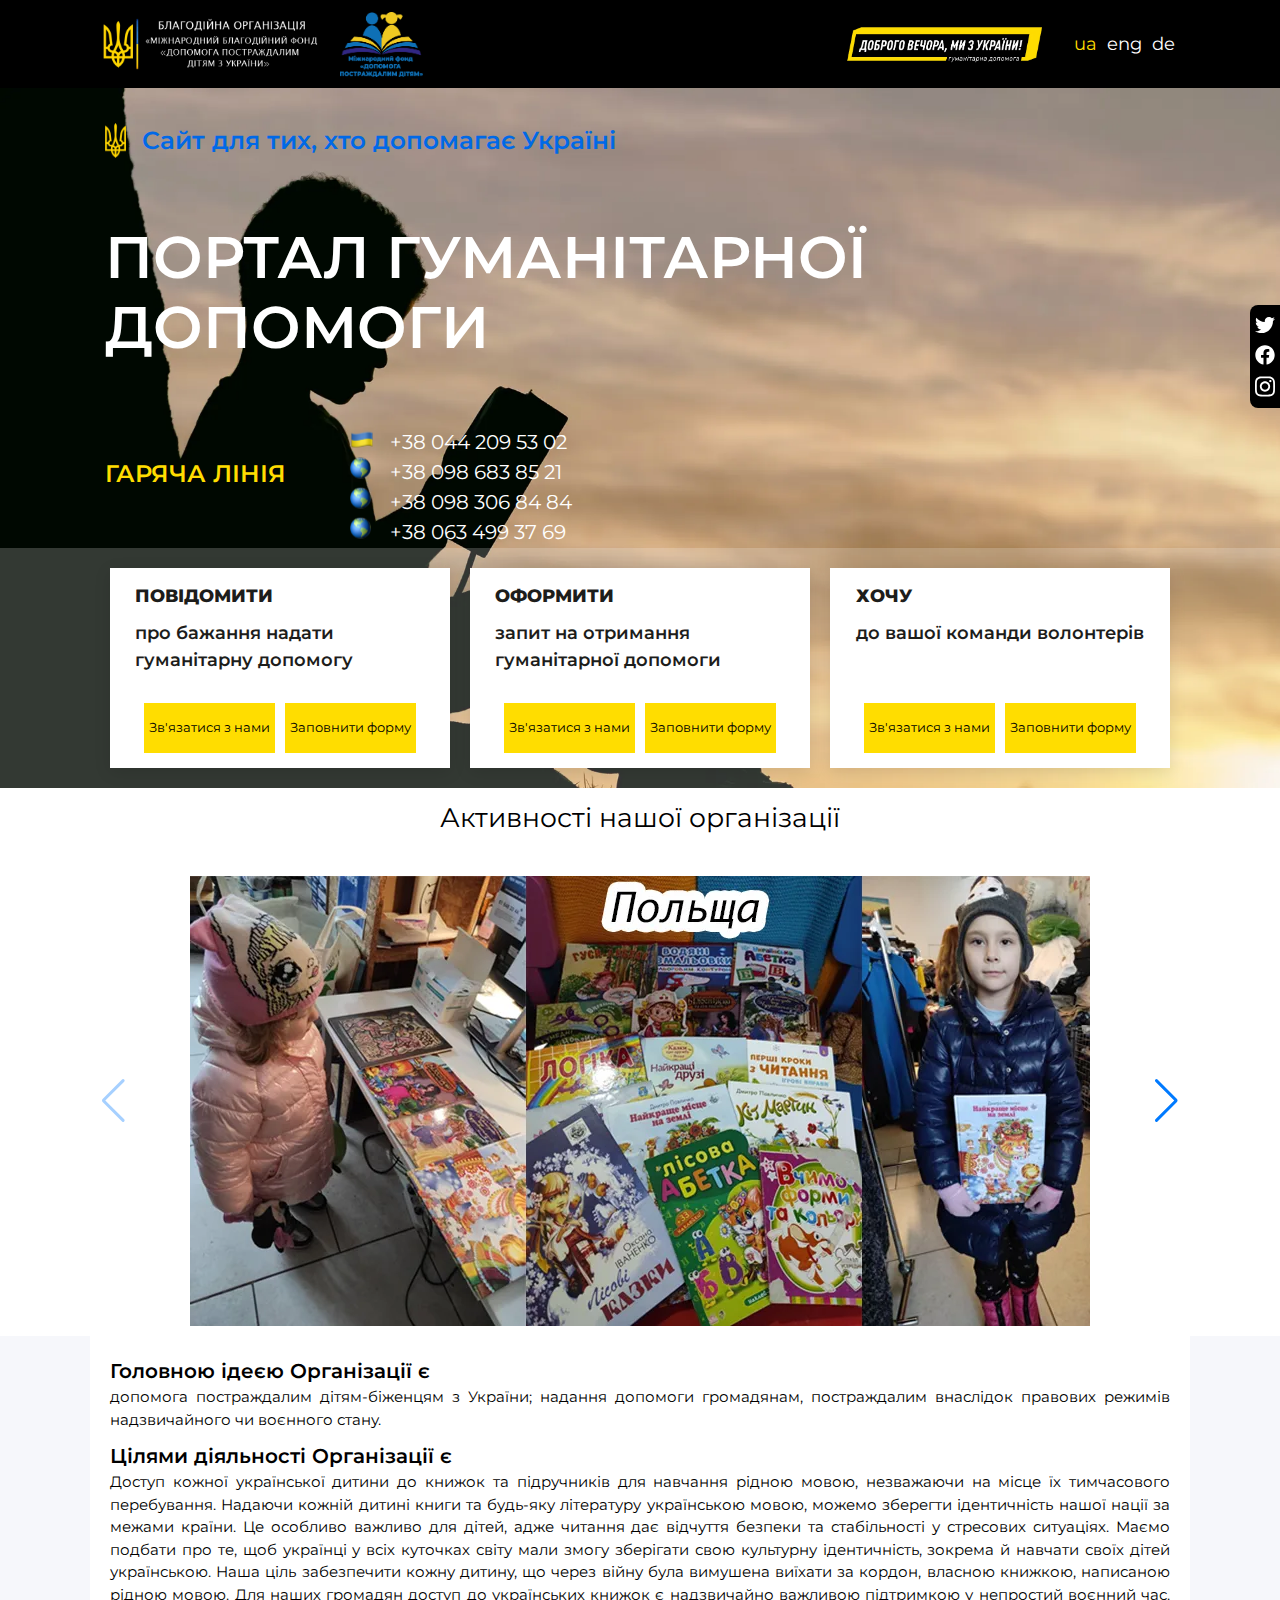
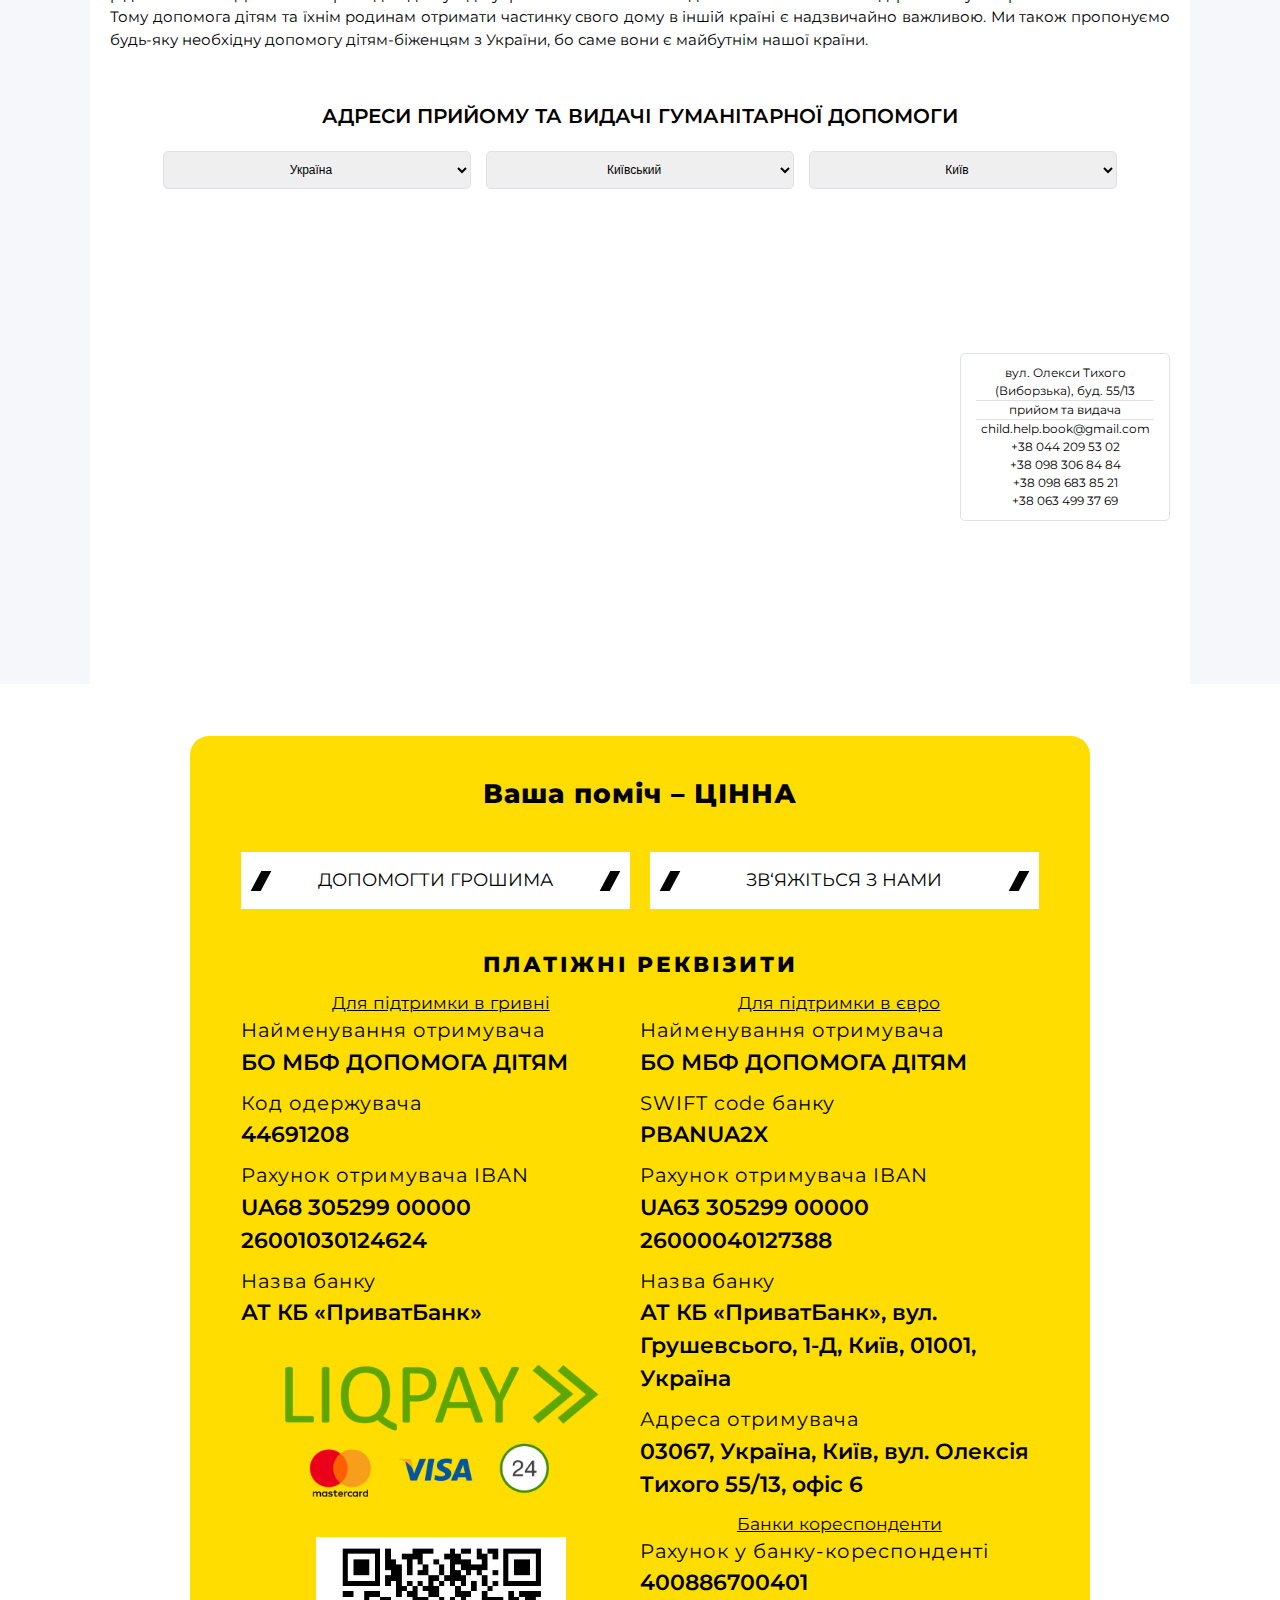
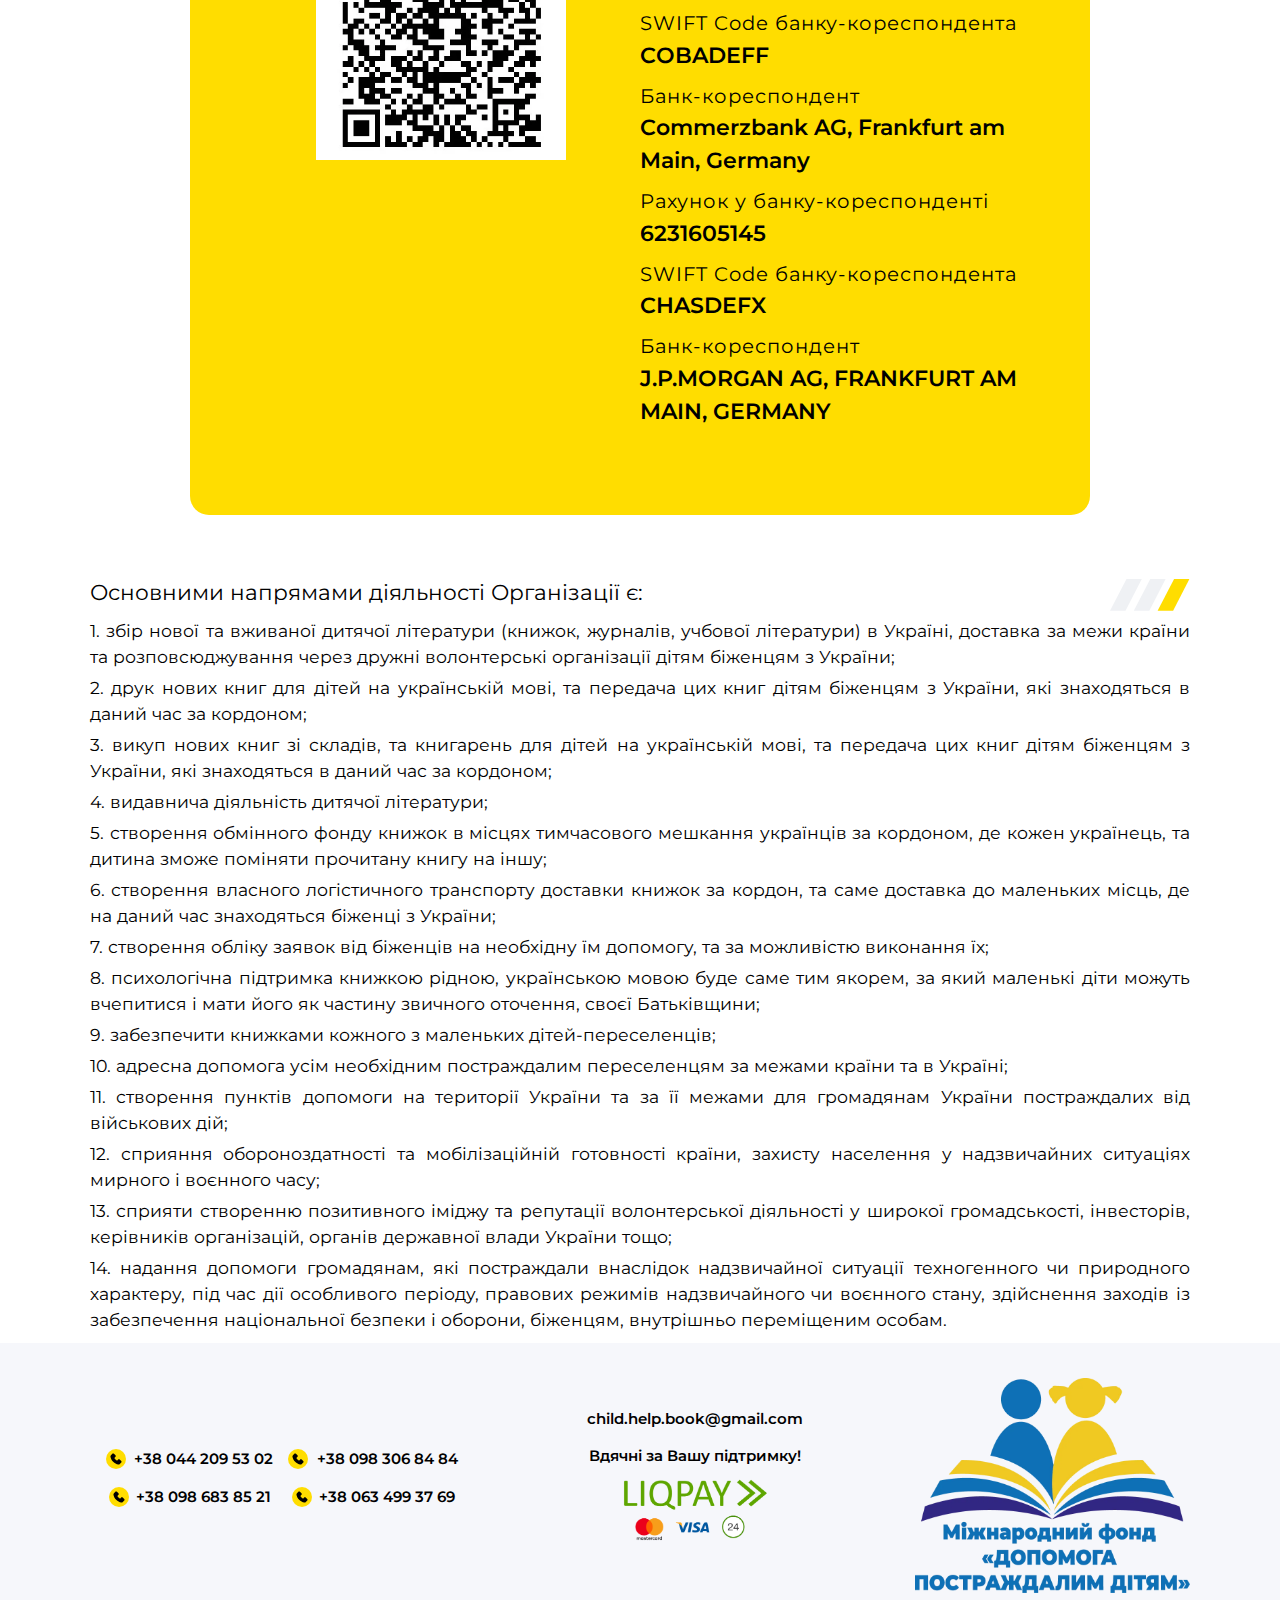
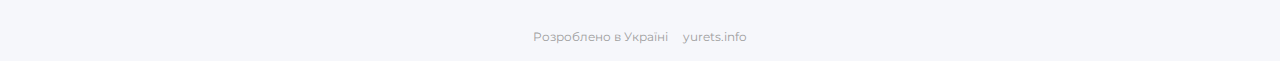
<file: index.html>
<!DOCTYPE html>
<html lang="ua">
    <head>
        <meta charset="UTF-8" />
        <meta http-equiv="X-UA-Compatible" content="IE=edge" />
        <meta name="viewport" content="width=device-width, initial-scale=1.0" />
        <meta name="format-detection" content="telephone=no" />
        <meta
            name="description"
            content="Офіційний веб-сайт Благодійної організації «МІЖНАРОДНОГО БЛАГОДІЙНОГО ФОНДУ «ДОПОМОГА ПОСТРАЖДАЛИМ ДІТЯМ З УКРАЇНИ». Інформація про потреби Українських дітей з різних куточків світу."
        />
        <title>БО «МБФ «ДОПОМОГА ПОСТРАЖДАЛИМ ДІТЯМ З УКРАЇНИ»</title>
        <link rel="stylesheet" href="./styles/index.min_777.css" />
        <link
            rel="stylesheet"
            href="https://cdn.jsdelivr.net/npm/swiper/swiper-bundle.min.css"
        />
        <link
            rel="icon"
            type="image/x-icon"
            href="./images/icons/favicon.ico"
        />
        <link rel="icon" type="image/png" href="./images/icons/favicon.png" />
    </head>
    <body>
        <div class="wrapper">
            <header class="header">
                <a href="/" class="header__logo-link">
                    <img
                        src="./images/logo-ua.webp"
                        alt="Logo ГО Допомога постраждалим дітям з України"
                        class="header__logo-img"
                        loading="lazy"
                        width="225px"
                    />
                </a>

                <img
                    src="./images/emblem_color-ua.webp"
                    alt="Emblem UA"
                    class="header__emblem"
                    loading="lazy"
                />

                <div class="header__lang-container">
                    <img
                        src="./images/good_evening-ua.webp"
                        alt="Go to main page"
                        class="header__good-evening-img"
                        loading="lazy"
                    />

                    <ul class="header__languages">
                        <li>
                            <a
                                href="./index.html"
                                class="header__language ua active"
                                >ua</a
                            >
                        </li>
                        <li>
                            <a
                                href="./eng/index.html"
                                class="header__language eng"
                                >eng</a
                            >
                        </li>
                        <li>
                            <a
                                href="./de/index.html"
                                class="header__language de"
                                >de</a
                            >
                        </li>
                    </ul>
                </div>
            </header>

            <main class="main">
                <section class="top-banner">
                    <div class="top-banner__contacts-container">
                        <div class="top-banner__subtitle-wrapper">
                            <img
                                src="./images/trident.webp"
                                alt="Trident logo"
                                class="top-banner__subtitle-logo"
                                loading="lazy"
                            />
                            <p class="top-banner__subtitle">
                                Сайт для тих, хто допомагає Україні
                            </p>
                        </div>

                        <h1 class="top-banner__title">
                            ПОРТАЛ ГУМАНІТАРНОЇ ДОПОМОГИ
                        </h1>
                        <div class="top-banner__contacts-wrapper">
                            <p class="top-banner__contacts-title">
                                ГАРЯЧА ЛІНІЯ
                            </p>
                            <div class="top-banner__contacts-phones">
                                <a
                                    href="tel:+380442095302"
                                    class="top-banner__contacts-phone"
                                    >+38 044 209 53 02</a
                                >
                                <a
                                    href="tel:+380986838521"
                                    class="top-banner__contacts-phone"
                                    >+38 098 683 85 21</a
                                >
                                <a
                                    href="tel:+380983068484"
                                    class="top-banner__contacts-phone"
                                    >+38 098 306 84 84</a
                                >
                                <a
                                    href="tel:+380634993769"
                                    class="top-banner__contacts-phone"
                                    >+38 063 499 37 69</a
                                >
                            </div>
                        </div>
                    </div>

                    <div class="top-banner__help-info">
                        <div class="top-banner__help-block">
                            <div class="top-banner__help-message">
                                <p class="top-banner__help-message-paragraph">
                                    ПОВІДОМИТИ
                                </p>
                                <p class="top-banner__help-message-paragraph">
                                    про бажання надати гуманітарну допомогу
                                </p>
                            </div>
                            <div class="top-banner__help-contacts">
                                <a
                                    href="mailto:helping.children.ua@gmail.com"
                                    class="top-banner__help-button primary-button"
                                    title="Send e-mail"
                                    >Зв'язатися з нами</a
                                >
                                <a
                                    href="https://forms.gle/HS5mve4pupaqrXuc7"
                                    class="top-banner__help-button primary-button"
                                    title="Send Google Form"
                                    target="_blank"
                                    rel="noopener noreferrer"
                                >
                                    Заповнити форму
                                </a>
                            </div>
                        </div>

                        <div class="top-banner__help-block">
                            <div class="top-banner__help-message">
                                <p class="top-banner__help-message-paragraph">
                                    ОФОРМИТИ
                                </p>
                                <p class="top-banner__help-message-paragraph">
                                    запит на отримання гуманітарної допомоги
                                </p>
                            </div>
                            <div class="top-banner__help-contacts">
                                <a
                                    href="mailto:helping.children.ua@gmail.com"
                                    class="top-banner__help-button primary-button"
                                    title="Send e-mail"
                                    >Зв'язатися з нами</a
                                >
                                <a
                                    href="https://forms.gle/5NvqFv9KnoqQnjTG9"
                                    class="top-banner__help-button primary-button"
                                    title="Send Google Form"
                                    target="_blank"
                                    rel="noopener noreferrer"
                                >
                                    Заповнити форму
                                </a>
                            </div>
                        </div>

                        <div class="top-banner__help-block">
                            <div class="top-banner__help-message">
                                <p class="top-banner__help-message-paragraph">
                                    ХОЧУ
                                </p>
                                <p class="top-banner__help-message-paragraph">
                                    до вашої команди волонтерів
                                </p>
                            </div>
                            <div class="top-banner__help-contacts">
                                <a
                                    href="mailto:helping.children.ua@gmail.com"
                                    class="top-banner__help-button primary-button"
                                    title="Send e-mail"
                                    >Зв'язатися з нами</a
                                >
                                <a
                                    href="https://forms.gle/gBxn1smypqCXR8nJA"
                                    class="top-banner__help-button primary-button"
                                    title="Send Google Form"
                                    target="_blank"
                                    rel="noopener noreferrer"
                                >
                                    Заповнити форму
                                </a>
                            </div>
                        </div>
                    </div>
                </section>

                <section class="ivents">
                    <div class="ivents__content-container">
                        <h6 class="ivents__title">
                            Активності нашої організації
                        </h6>

                        <div class="swiper mySwiper">
                            <div class="swiper-wrapper">
                                <div class="swiper-slide" lazy="true">
                                    <img
                                        src="./images/slides/slide-1.webp"
                                        alt="Svichado library"
                                        width="900"
                                        height="450"
                                        loading="lazy"
                                    />
                                </div>
                                <div class="swiper-slide" lazy="true">
                                    <img
                                        src="./images/slides/slide-2.webp"
                                        alt="Svichado library"
                                        width="900"
                                        height="450"
                                        loading="lazy"
                                    />
                                </div>
                                <div class="swiper-slide" lazy="true">
                                    <img
                                        src="./images/slides/slide-3.webp"
                                        alt="Alanya & orphans"
                                        width="900"
                                        height="450"
                                        loading="lazy"
                                    />
                                </div>
                                <div class="swiper-slide" lazy="true">
                                    <img
                                        src="./images/slides/slide-4.webp"
                                        alt="Alanya & orphans"
                                        width="900"
                                        height="450"
                                        loading="lazy"
                                    />
                                </div>
                                <div class="swiper-slide" lazy="true">
                                    <img
                                        src="./images/slides/slide-5.webp"
                                        alt="Alanya & orphans"
                                        width="900"
                                        height="450"
                                        loading="lazy"
                                    />
                                </div>
                                <div class="swiper-slide" lazy="true">
                                    <img
                                        src="./images/slides/slide-6.webp"
                                        alt="Alanya & orphans"
                                        width="900"
                                        height="450"
                                        loading="lazy"
                                    />
                                </div>
                                <div class="swiper-slide" lazy="true">
                                    <img
                                        src="./images/slides/slide-7.webp"
                                        alt="Alanya & orphans"
                                        width="900"
                                        height="450"
                                        loading="lazy"
                                    />
                                </div>
                            </div>

                            <div class="swiper-button-next"></div>
                            <div class="swiper-button-prev"></div>
                        </div>
                    </div>
                </section>

                <section class="social-container">
                    <a
                        href="https://twitter.com/20HELP_CHILDREN"
                        target="_blank"
                        rel="noopener noreferrer"
                    >
                        <img
                            src="./images/icons/twitter.svg"
                            alt="Go to Twitter account"
                            class="social-container__icon-img"
                        />
                    </a>
                    <a
                        href="https://www.facebook.com/people/Kalinovskiy-Sergey/100081858681474/"
                        target="_blank"
                        rel="noopener noreferrer"
                    >
                        <img
                            src="./images/icons/facebook.svg"
                            alt="Go to Facebook account"
                            class="social-container__icon-img"
                    /></a>
                    <a
                        href="https://www.instagram.com/helping.children.book/"
                        target="_blank"
                        rel="noopener noreferrer"
                        ><img
                            src="./images/icons/instagram.svg"
                            alt="Go to Instagram account"
                            class="social-container__icon-img"
                    /></a>
                </section>

                <section class="about-us">
                    <div class="about-us__content-container">
                        <h2 class="about-us__title">
                            Головною ідеєю Організації є
                        </h2>

                        <p class="about-us__paragraph">
                            допомога постраждалим дітям-біженцям з України;
                            надання допомоги громадянам, постраждалим внаслідок
                            правових режимів надзвичайного чи воєнного стану.
                        </p>

                        <h2 class="about-us__title">
                            Цілями діяльності Організації є
                        </h2>

                        <p class="about-us__paragraph">
                            Доступ кожної української дитини до книжок та
                            підручників для навчання рідною мовою, незважаючи на
                            місце їх тимчасового перебування. Надаючи кожній
                            дитині книги та будь-яку літературу українською
                            мовою, можемо зберегти ідентичність нашої нації за
                            межами країни. Це особливо важливо для дітей, адже
                            читання дає відчуття безпеки та стабільності у
                            стресових ситуаціях. Маємо подбати про те, щоб
                            українці у всіх куточках світу мали змогу зберігати
                            свою культурну ідентичність, зокрема й навчати своїх
                            дітей українською. Наша ціль забезпечити кожну
                            дитину, що через війну була вимушена виїхати за
                            кордон, власною книжкою, написаною рідною мовою. Для
                            наших громадян доступ до українських книжок є
                            надзвичайно важливою підтримкою у непростий воєнний
                            час. Тому допомога дітям та їхнім родинам отримати
                            частинку свого дому в іншій країні є надзвичайно
                            важливою. Ми також пропонуємо будь-яку необхідну
                            допомогу дітям-біженцям з України, бо саме вони є
                            майбутнім нашої країни.
                        </p>
                    </div>
                </section>

                <section class="addresses">
                    <div class="addresses__content-container">
                        <h3 class="addresses__title">
                            Адреси прийому та видачі гуманітарної допомоги
                        </h3>

                        <div class="addresses__filter-list">
                            <select class="addresses__filter-item country">
                                <option value="0" selected>Україна</option>
                            </select>

                            <select class="addresses__filter-item region">
                                <option value="0" selected>Київський</option>
                            </select>

                            <select class="addresses__filter-item city">
                                <option value="0" selected>Київ</option>
                            </select>
                        </div>

                        <div class="addresses__map-wrapper">
                            <div class="addresses__map-container">
                                <iframe
                                    src=""
                                    width="100%"
                                    height="100%"
                                    style="border: 0; height: 100%; width: 100%"
                                    allowfullscreen=""
                                    loading="lazy"
                                    referrerpolicy="no-referrer-when-downgrade"
                                ></iframe>
                            </div>

                            <ul class="addresses__location-list"></ul>
                        </div>
                    </div>
                </section>

                <section class="donation">
                    <div class="donation__content-container">
                        <h4 class="donation__title">Ваша поміч – ЦІННА</h4>

                        <div class="donation__buttons-wrapper">
                            <a
                                href="https://www.privat24.ua/rd/send_qr/liqpay_static_qr/qr_bd6755ca56d343b89633050edb635baf"
                                target="_blank"
                                rel="noopener noreferrer"
                                class="donation__donate secondary-button"
                            >
                                Допомогти грошима
                            </a>
                            <a
                                href="#footer"
                                class="donation__contact secondary-button"
                            >
                                Зв‘яжіться з нами
                            </a>
                        </div>

                        <div class="donation__payment-details">
                            <p class="donation__payment-subtitle">
                                Платіжні реквізити
                            </p>

                            <div class="donation__payment-details-container">
                                <div class="donation__payment-details-uah">
                                    <p
                                        class="donation__payment-details-comment"
                                    >
                                        Для підтримки в гривні
                                    </p>

                                    <p
                                        class="donation__payment-details-subparagraph"
                                    >
                                        Найменування отримувача
                                    </p>
                                    <p
                                        class="donation__payment-details-paragraph"
                                    >
                                        БО МБФ ДОПОМОГА ДІТЯМ
                                    </p>
                                    <p
                                        class="donation__payment-details-subparagraph"
                                    >
                                        Код одержувача
                                    </p>
                                    <p
                                        class="donation__payment-details-paragraph"
                                    >
                                        44691208
                                    </p>
                                    <p
                                        class="donation__payment-details-subparagraph"
                                    >
                                        Рахунок отримувача IBAN
                                    </p>
                                    <p
                                        class="donation__payment-details-paragraph"
                                    >
                                        UA68 305299 00000 26001030124624
                                    </p>
                                    <p
                                        class="donation__payment-details-subparagraph"
                                    >
                                        Назва банку
                                    </p>
                                    <p
                                        class="donation__payment-details-paragraph"
                                    >
                                        АТ КБ «ПриватБанк»
                                    </p>

                                    <a
                                        href="https://www.liqpay.ua/ru/checkout/card/checkout_1656434197475475_5985714_TnEyx4vXfqPiY9Z0YXYP"
                                        target="_blank"
                                        rel="noopener noreferrer"
                                        class="donation__liqpay-img-link"
                                    >
                                        <img
                                            src="./images/icons/liqpay.webp"
                                            alt="Посилання для сплати он-лайн"
                                            class="donation__liqpay-img"
                                            loading="lazy"
                                        />
                                    </a>

                                    <img
                                        src="./images/qr-quick-pay.webp"
                                        alt="Посилання для сплати он-лайн (QR-код)"
                                        class="donation__qr-quick-pay"
                                        loading="lazy"
                                    />
                                </div>

                                <div class="donation__payment-details-euro">
                                    <p
                                        class="donation__payment-details-comment"
                                    >
                                        Для підтримки в євро
                                    </p>

                                    <p
                                        class="donation__payment-details-subparagraph"
                                    >
                                        Найменування отримувача
                                    </p>
                                    <p
                                        class="donation__payment-details-paragraph"
                                    >
                                        БО МБФ ДОПОМОГА ДІТЯМ
                                    </p>

                                    <p
                                        class="donation__payment-details-subparagraph"
                                    >
                                        SWIFT code банку
                                    </p>
                                    <p
                                        class="donation__payment-details-paragraph"
                                    >
                                        PBANUA2X
                                    </p>

                                    <p
                                        class="donation__payment-details-subparagraph"
                                    >
                                        Рахунок отримувача IBAN
                                    </p>
                                    <p
                                        class="donation__payment-details-paragraph"
                                    >
                                        UA63 305299 00000 26000040127388
                                    </p>

                                    <p
                                        class="donation__payment-details-subparagraph"
                                    >
                                        Назва банку
                                    </p>
                                    <p
                                        class="donation__payment-details-paragraph"
                                    >
                                        АТ КБ «ПриватБанк», вул. Грушевсього,
                                        1-Д, Київ, 01001, Україна
                                    </p>

                                    <p
                                        class="donation__payment-details-subparagraph"
                                    >
                                        Адреса отримувача
                                    </p>
                                    <p
                                        class="donation__payment-details-paragraph"
                                    >
                                        03067, Україна, Київ, вул. Олексія
                                        Тихого 55/13, офіс 6
                                    </p>

                                    <p
                                        class="donation__payment-details-comment"
                                    >
                                        Банки кореспонденти
                                    </p>

                                    <p
                                        class="donation__payment-details-subparagraph"
                                    >
                                        Рахунок у банку-кореспонденті
                                    </p>
                                    <p
                                        class="donation__payment-details-paragraph"
                                    >
                                        400886700401
                                    </p>

                                    <p
                                        class="donation__payment-details-subparagraph"
                                    >
                                        SWIFT Code банку-кореспондента
                                    </p>
                                    <p
                                        class="donation__payment-details-paragraph"
                                    >
                                        COBADEFF
                                    </p>

                                    <p
                                        class="donation__payment-details-subparagraph"
                                    >
                                        Банк-кореспондент
                                    </p>
                                    <p
                                        class="donation__payment-details-paragraph"
                                    >
                                        Commerzbank AG, Frankfurt am Main,
                                        Germany
                                    </p>

                                    <p
                                        class="donation__payment-details-subparagraph"
                                    >
                                        Рахунок у банку-кореспонденті
                                    </p>
                                    <p
                                        class="donation__payment-details-paragraph"
                                    >
                                        6231605145
                                    </p>

                                    <p
                                        class="donation__payment-details-subparagraph"
                                    >
                                        SWIFT Code банку-кореспондента
                                    </p>
                                    <p
                                        class="donation__payment-details-paragraph"
                                    >
                                        CHASDEFX
                                    </p>

                                    <p
                                        class="donation__payment-details-subparagraph"
                                    >
                                        Банк-кореспондент
                                    </p>
                                    <p
                                        class="donation__payment-details-paragraph"
                                    >
                                        J.P.MORGAN AG, FRANKFURT AM MAIN,
                                        GERMANY
                                    </p>
                                </div>
                            </div>
                        </div>
                    </div>
                </section>

                <section class="main-activities">
                    <div class="main-activities__content-container">
                        <h5 class="main-activities__title">
                            Основними напрямами діяльності Організації є:
                        </h5>

                        <p class="main-activities__paragraph">
                            1. збір нової та вживаної дитячої літератури
                            (книжок, журналів, учбової літератури) в Україні,
                            доставка за межи країни та розповсюджування через
                            дружні волонтерські організації дітям біженцям з
                            України;
                        </p>
                        <p class="main-activities__paragraph">
                            2. друк нових книг для дітей на українській мові, та
                            передача цих книг дітям біженцям з України, які
                            знаходяться в даний час за кордоном;
                        </p>
                        <p class="main-activities__paragraph">
                            3. викуп нових книг зі складів, та книгарень для
                            дітей на українській мові, та передача цих книг
                            дітям біженцям з України, які знаходяться в даний
                            час за кордоном;
                        </p>
                        <p class="main-activities__paragraph">
                            4. видавнича діяльність дитячої літератури;
                        </p>
                        <p class="main-activities__paragraph">
                            5. створення обмінного фонду книжок в місцях
                            тимчасового мешкання українців за кордоном, де кожен
                            українець, та дитина зможе поміняти прочитану книгу
                            на іншу;
                        </p>
                        <p class="main-activities__paragraph">
                            6. створення власного логістичного транспорту
                            доставки книжок за кордон, та саме доставка до
                            маленьких місць, де на даний час знаходяться біженці
                            з України;
                        </p>
                        <p class="main-activities__paragraph">
                            7. створення обліку заявок від біженців на необхідну
                            їм допомогу, та за можливістю виконання їх;
                        </p>
                        <p class="main-activities__paragraph">
                            8. психологічна підтримка книжкою рідною,
                            українською мовою буде саме тим якорем, за який
                            маленькі діти можуть вчепитися і мати його як
                            частину звичного оточення, своєї Батьківщини;
                        </p>
                        <p class="main-activities__paragraph">
                            9. забезпечити книжками кожного з маленьких
                            дітей-переселенців;
                        </p>
                        <p class="main-activities__paragraph">
                            10. адресна допомога усім необхідним постраждалим
                            переселенцям за межами країни та в Україні;
                        </p>
                        <p class="main-activities__paragraph">
                            11. створення пунктів допомоги на території України
                            та за її межами для громадянам України постраждалих
                            від військових дій;
                        </p>
                        <p class="main-activities__paragraph">
                            12. сприяння обороноздатності та мобілізаційній
                            готовності країни, захисту населення у надзвичайних
                            ситуаціях мирного і воєнного часу;
                        </p>
                        <p class="main-activities__paragraph">
                            13. сприяти створенню позитивного іміджу та
                            репутації волонтерської діяльності у широкої
                            громадськості, інвесторів, керівників організацій,
                            органів державної влади України тощо;
                        </p>
                        <p class="main-activities__paragraph">
                            14. надання допомоги громадянам, які постраждали
                            внаслідок надзвичайної ситуації техногенного чи
                            природного характеру, під час дії особливого
                            періоду, правових режимів надзвичайного чи воєнного
                            стану, здійснення заходів із забезпечення
                            національної безпеки і оборони, біженцям, внутрішньо
                            переміщеним особам.
                        </p>
                    </div>
                </section>
            </main>

            <footer class="footer" id="footer">
                <div class="footer__content-container">
                    <div class="footer__phones">
                        <div class="footer__phones-l">
                            <a
                                href="tel:+380442095302"
                                class="footer__contacts-phone"
                                >+38 044 209 53 02</a
                            >
                            <a
                                href="tel:+380986838521"
                                class="footer__contacts-phone"
                                >+38 098 683 85 21</a
                            >
                        </div>
                        <div class="footer__phones-r">
                            <a
                                href="tel:+380983068484"
                                class="footer__contacts-phone"
                                >+38 098 306 84 84</a
                            >
                            <a
                                href="tel:+380634993769"
                                class="footer__contacts-phone"
                                >+38 063 499 37 69</a
                            >
                        </div>
                    </div>

                    <div class="footer__email">
                        <a
                            href="mailto:child.help.book@gmail.com"
                            class="footer__email-link"
                            >child.help.book@gmail.com</a
                        >

                        <p class="footer__paragraph">
                            Вдячні за Вашу підтримку!
                        </p>

                        <a
                            href="https://www.liqpay.ua/ru/checkout/card/checkout_1656434197475475_5985714_TnEyx4vXfqPiY9Z0YXYP"
                            target="_blank"
                            rel="noopener noreferrer"
                            class="footer__liqpay-img-link"
                        >
                            <img
                                src="./images/icons/liqpay.webp"
                                alt="Посилання для сплати он-лайн"
                                class="footer__liqpay-img"
                                loading="lazy"
                            />
                        </a>
                    </div>

                    <div class="footer__logo-container">
                        <a href="/" class="footer__logo-link">
                            <img
                                src="./images/logo-ua-dark.webp"
                                alt="Logo ГО Допомога постраждалим дітям з України"
                                class="footer__logo-img"
                                loading="lazy"
                            />
                        </a>

                        <div class="footer__emblem">
                            <img
                                src="./images/emblem_color-ua.webp"
                                alt="Emblem UA"
                                class="footer__emblem"
                                loading="lazy"
                            />
                        </div>
                    </div>
                </div>

                <div class="footer__copyright">
                    Розроблено в Україні
                    <a
                        href="http://yurets.info/"
                        class="footer__copyright-link"
                        target="_blank"
                        rel="noopener noreferrer"
                        >yurets.info</a
                    >
                </div>
            </footer>
        </div>

        <script async src="./js/main.js"></script>
        <!-- Swiper JS -->
        <script src="https://cdn.jsdelivr.net/npm/swiper/swiper-bundle.min.js"></script>

        <!-- Initialize Swiper -->
        <script>
            var swiper = new Swiper(".mySwiper", {
                navigation: {
                    nextEl: ".swiper-button-next",
                    prevEl: ".swiper-button-prev",
                },
            });
        </script>
    </body>
</html>
</file>
<file: styles/index.min_777.css>
@font-face{font-family:"Montserrat";font-style:normal;font-weight:400;src:url("../fonts/montserrat-v24-latin_cyrillic-regular.eot");src:local(""),url("../fonts/montserrat-v24-latin_cyrillic-regular.eot?#iefix") format("embedded-opentype"),url("../fonts/montserrat-v24-latin_cyrillic-regular.woff2") format("woff2"),url("../fonts/montserrat-v24-latin_cyrillic-regular.woff") format("woff"),url("../fonts/montserrat-v24-latin_cyrillic-regular.ttf") format("truetype"),url("../fonts/montserrat-v24-latin_cyrillic-regular.svg#Montserrat") format("svg")}@font-face{font-family:"Montserrat";font-style:normal;font-weight:600;src:url("../fonts/montserrat-v24-latin_cyrillic-600.eot");src:local(""),url("../fonts/montserrat-v24-latin_cyrillic-600.eot?#iefix") format("embedded-opentype"),url("../fonts/montserrat-v24-latin_cyrillic-600.woff2") format("woff2"),url("../fonts/montserrat-v24-latin_cyrillic-600.woff") format("woff"),url("../fonts/montserrat-v24-latin_cyrillic-600.ttf") format("truetype"),url("../fonts/montserrat-v24-latin_cyrillic-600.svg#Montserrat") format("svg")}@font-face{font-family:"Montserrat";font-style:normal;font-weight:800;src:url("../fonts/montserrat-v24-latin_cyrillic-800.eot");src:local(""),url("../fonts/montserrat-v24-latin_cyrillic-800.eot?#iefix") format("embedded-opentype"),url("../fonts/montserrat-v24-latin_cyrillic-800.woff2") format("woff2"),url("../fonts/montserrat-v24-latin_cyrillic-800.woff") format("woff"),url("../fonts/montserrat-v24-latin_cyrillic-800.ttf") format("truetype"),url("../fonts/montserrat-v24-latin_cyrillic-800.svg#Montserrat") format("svg")}*,*::before,*::after{margin:0;padding:0;-webkit-box-sizing:border-box;box-sizing:border-box}html{font-size:62.5%}body{line-height:1;scrollbar-gutter:stable;overflow-y:auto}h1,h2,h3,h4,h5,h6{font-weight:normal}a,a:visited{text-decoration:none;border:none;background:rgba(0,0,0,0)}ul,ol{list-style:none}img{display:block;border:none;-o-object-fit:cover;object-fit:cover}img,embed,iframe,object,audio,video{height:auto;max-width:100%}table{border-collapse:collapse;border-spacing:0}.primary-button{display:-webkit-box;display:-ms-flexbox;display:flex;-webkit-box-orient:vertical;-webkit-box-direction:normal;-ms-flex-direction:column;flex-direction:column;-webkit-box-pack:center;-ms-flex-pack:center;justify-content:center;-webkit-box-align:center;-ms-flex-align:center;align-items:center;font-size:1.3rem;text-align:center;color:#000;background-color:#fd0;border:none;min-width:115px;min-height:50px;padding:5px;cursor:pointer}.primary-button:hover,.primary-button:focus,.primary-button:active{background-color:#0069e7;color:#fff}.secondary-button{font-size:1.8rem;text-transform:uppercase;text-align:center;color:#000;background:#fff;border:none;padding:15px 35px;position:relative;cursor:pointer;-webkit-transition:all .2s ease-in-out;transition:all .2s ease-in-out}.secondary-button:hover,.secondary-button:focus,.secondary-button:active{background:#000;color:#fff}.secondary-button::before,.secondary-button::after{background:#000;content:"";height:20px;position:absolute;top:50%;-webkit-transform:translateY(-50%) skew(-28deg);transform:translateY(-50%) skew(-28deg);width:10px}.secondary-button:hover::before,.secondary-button:focus::before,.secondary-button:active::before,.secondary-button:hover::after,.secondary-button:focus::after,.secondary-button:active::after{background:#fff}.secondary-button::before{left:15px}.secondary-button::after{right:15px}.header{display:-webkit-box;display:-ms-flexbox;display:flex;-webkit-box-orient:horizontal;-webkit-box-direction:normal;-ms-flex-direction:row;flex-direction:row;-webkit-box-pack:justify;-ms-flex-pack:justify;justify-content:space-between;-webkit-box-align:center;-ms-flex-align:center;align-items:center;height:60px;background-color:#000}.header__logo-link{margin:0 15px 0 10px}.header__emblem,.header__good-evening-img{display:none}.header__lang-container,.header__languages{display:-webkit-box;display:-ms-flexbox;display:flex;-webkit-box-orient:horizontal;-webkit-box-direction:normal;-ms-flex-direction:row;flex-direction:row;-webkit-box-pack:justify;-ms-flex-pack:justify;justify-content:space-between;-webkit-box-align:center;-ms-flex-align:center;align-items:center}.header__languages{font-size:1.8rem;padding:0 10px;color:#fff}.header__language{margin:0 5px;cursor:pointer;color:inherit;-webkit-transition:all .2s ease-in-out;transition:all .2s ease-in-out}.header__language:hover,.header__language:focus,.header__language:active{opacity:.5}.header__language.active{color:#fd0}@media(min-width: 768px){.header{height:88px}.header__logo{width:225px}.header__emblem,.header__good-evening-img{display:block}.header__emblem{height:65px;margin-right:auto}.header__good-evening-img{max-width:200px;margin-right:15px}}.top-banner{display:-webkit-box;display:-ms-flexbox;display:flex;-webkit-box-orient:vertical;-webkit-box-direction:normal;-ms-flex-direction:column;flex-direction:column;-webkit-box-pack:justify;-ms-flex-pack:justify;justify-content:space-between;-webkit-box-align:center;-ms-flex-align:center;align-items:center;width:100vw;margin-left:calc(50% - 50vw);background-image:url("../images/top-banner-bg-img_mobile.webp");background-size:cover;background-repeat:no-repeat}.top-banner__contacts-container,.top-banner__help-info{width:100%;padding:calc(0px + 1.5625vw) 15px 0}.top-banner__contacts-container{max-width:1100px;height:55%}.top-banner__subtitle-wrapper{display:-webkit-box;display:-ms-flexbox;display:flex;-webkit-box-orient:horizontal;-webkit-box-direction:normal;-ms-flex-direction:row;flex-direction:row;-webkit-box-align:center;-ms-flex-align:center;align-items:center;max-width:80%;margin:15px 0}.top-banner__subtitle{display:-webkit-box;display:-ms-flexbox;display:flex;-webkit-box-orient:horizontal;-webkit-box-direction:normal;-ms-flex-direction:row;flex-direction:row;-webkit-box-pack:justify;-ms-flex-pack:justify;justify-content:space-between;-webkit-box-align:center;-ms-flex-align:center;align-items:center;font-size:calc(1.8rem + .5208333333vw);line-height:1.2;font-weight:600;color:#0069e7}.top-banner__subtitle-logo{width:21px;margin-right:16px}.top-banner__title{font-size:calc(3.2rem + 2.0833333333vw);line-height:1.2;font-weight:600;text-transform:uppercase;color:#fff;max-width:80%;margin:5vw 0}.top-banner__contacts-title{font-size:2.4rem;text-transform:uppercase;font-weight:600;color:#fd0;margin:0 5vw 2vw 0}.top-banner__contacts-phone{display:block;font-size:2rem;color:#fff;cursor:pointer;position:relative;padding-left:40px}.top-banner__contacts-phone:hover,.top-banner__contacts-phone:focus,.top-banner__contacts-phone:active{opacity:.7}.top-banner__contacts-phone:first-child::before,.top-banner__contacts-phone:nth-child(2)::before,.top-banner__contacts-phone:nth-child(3)::before,.top-banner__contacts-phone:nth-child(4)::before{content:"";width:24px;height:30px;background-repeat:no-repeat;position:absolute;left:0px}.top-banner__contacts-phone:first-child::before{background-image:url("../images/icons/ua.svg")}.top-banner__contacts-phone:nth-child(2)::before,.top-banner__contacts-phone:nth-child(3)::before,.top-banner__contacts-phone:nth-child(4)::before{background-image:url("../images/icons/word.svg")}.top-banner__help-info{display:-webkit-box;display:-ms-flexbox;display:flex;-webkit-box-orient:vertical;-webkit-box-direction:normal;-ms-flex-direction:column;flex-direction:column;-webkit-box-pack:justify;-ms-flex-pack:justify;justify-content:space-between;-webkit-box-align:center;-ms-flex-align:center;align-items:center;position:relative;height:45%;gap:10px 20px;padding:20px 15px}.top-banner__help-info::before{content:"";background-color:rgba(255,255,255,.2);position:absolute;bottom:0;left:0;right:0;top:0}.top-banner__help-block{display:-webkit-box;display:-ms-flexbox;display:flex;-webkit-box-orient:vertical;-webkit-box-direction:normal;-ms-flex-direction:column;flex-direction:column;-webkit-box-pack:justify;-ms-flex-pack:justify;justify-content:space-between;-webkit-box-align:center;-ms-flex-align:center;align-items:center;width:340px;height:200px;padding:15px 25px;background-color:#fff;-webkit-box-shadow:0 4px 16px rgba(0,0,0,.11);box-shadow:0 4px 16px rgba(0,0,0,.11);position:relative}.top-banner__help-message{font-size:1.8rem;font-weight:600;color:#1d1d1b;margin-bottom:15px}.top-banner__help-message-paragraph:first-child{font-weight:800;text-transform:uppercase;margin-bottom:10px}.top-banner__help-contacts{display:-webkit-box;display:-ms-flexbox;display:flex;-webkit-box-orient:horizontal;-webkit-box-direction:normal;-ms-flex-direction:row;flex-direction:row;-webkit-box-pack:justify;-ms-flex-pack:justify;justify-content:space-between;-webkit-box-align:center;-ms-flex-align:center;align-items:center}.top-banner__help-button{margin-right:10px}.top-banner__help-button:last-child{margin-right:0}@media(min-width: 768px){.top-banner{background-image:url("../images/top-banner-bg-img.webp");min-height:700px;height:auto}.top-banner__contacts-wrapper{display:-webkit-box;display:-ms-flexbox;display:flex;-webkit-box-orient:horizontal;-webkit-box-direction:normal;-ms-flex-direction:row;flex-direction:row;-webkit-box-pack:start;-ms-flex-pack:start;justify-content:flex-start;-webkit-box-align:center;-ms-flex-align:center;align-items:center}}@media(min-width: 992px){.top-banner__help-info{-webkit-box-orient:horizontal;-webkit-box-direction:normal;-ms-flex-direction:row;flex-direction:row;-webkit-box-pack:center;-ms-flex-pack:center;justify-content:center}}.social-container{display:-webkit-box;display:-ms-flexbox;display:flex;-webkit-box-orient:vertical;-webkit-box-direction:normal;-ms-flex-direction:column;flex-direction:column;-webkit-box-pack:justify;-ms-flex-pack:justify;justify-content:space-between;-webkit-box-align:center;-ms-flex-align:center;align-items:center;row-gap:10px;background-color:#000;border-radius:8px 0 0 8px;padding:10px 5px;position:fixed;right:0;top:305px;z-index:1}.social-container__icon-img{width:20px;-webkit-transition:ease-in all 500ms;transition:ease-in all 500ms}.social-container__icon-img:hover,.social-container__icon-img:focus,.social-container__icon-img:active{opacity:.7}.about-us{width:100vw;margin-left:calc(50% - 50vw);background-color:#f6f7fb}.about-us__content-container{max-width:1100px;padding:20px;margin:0 auto;background-color:#fff}.about-us__title{font-size:2rem;font-weight:600}.about-us__paragraph{font-size:1.5rem;text-align:justify;margin-bottom:10px}.addresses{width:100vw;margin-left:calc(50% - 50vw);background-color:#f6f7fb}.addresses__content-container{max-width:1100px;padding:20px;margin:0 auto;background-color:#fff}.addresses__title{font-size:2rem;font-weight:600;text-transform:uppercase;text-align:center}.addresses__filter-list{display:-webkit-box;display:-ms-flexbox;display:flex;-webkit-box-orient:vertical;-webkit-box-direction:normal;-ms-flex-direction:column;flex-direction:column;-webkit-box-pack:justify;-ms-flex-pack:justify;justify-content:space-between;-webkit-box-align:center;-ms-flex-align:center;align-items:center;min-width:250px;max-width:90%;margin:20px auto}.addresses__filter-item{font-size:1.2rem;text-align:center;word-break:break-word;border:1px solid #dee2e6;border-radius:5px;width:100%;padding:10px 15px;margin-bottom:5px;position:relative;cursor:pointer}.addresses__filter-item>.addresses__decoration,.addresses__filter-item>.addresses__contact-span,.addresses__filter-item>.addresses__span-type{display:none}.addresses__filter-item.active>.addresses__decoration{display:block;width:100%;height:1px;background-color:#dee2e6}.addresses__map-wrapper{display:-webkit-box;display:-ms-flexbox;display:flex;-webkit-box-orient:vertical;-webkit-box-direction:normal;-ms-flex-direction:column;flex-direction:column;-webkit-box-pack:justify;-ms-flex-pack:justify;justify-content:space-between;-webkit-box-align:center;-ms-flex-align:center;align-items:center}.addresses__location-list{-webkit-box-ordinal-group:2;-ms-flex-order:1;order:1}.addresses__filter-item.active>.addresses__contact-span,.addresses__filter-item.active>.addresses__span-type{display:block}.addresses__map-container{-webkit-box-ordinal-group:3;-ms-flex-order:2;order:2}.addresses__map-container{width:100%;height:350px}@media(min-width: 768px){.addresses__filter-list{-webkit-box-orient:horizontal;-webkit-box-direction:normal;-ms-flex-direction:row;flex-direction:row;-webkit-column-gap:15px;-moz-column-gap:15px;column-gap:15px}.addresses__map-wrapper{-webkit-box-orient:horizontal;-webkit-box-direction:normal;-ms-flex-direction:row;flex-direction:row}.addresses__location-list{width:20%;-webkit-box-ordinal-group:3;-ms-flex-order:2;order:2}.addresses__map-container{width:80%;-webkit-box-ordinal-group:2;-ms-flex-order:1;order:1;margin-right:10px}}@media(min-width: 992px){.addresses__map-container{height:450px}}.donation{width:100vw;margin-left:calc(50% - 50vw);background-color:#fff;padding:4vw 0}.donation__content-container{display:-webkit-box;display:-ms-flexbox;display:flex;-webkit-box-orient:vertical;-webkit-box-direction:normal;-ms-flex-direction:column;flex-direction:column;-webkit-box-pack:justify;-ms-flex-pack:justify;justify-content:space-between;-webkit-box-align:center;-ms-flex-align:center;align-items:center;width:90%;max-width:900px;margin:0 auto;background-color:#fd0;border-radius:19px;padding:3vw 4vw 6vw}.donation__title{font-size:calc(2rem + .5208333333vw);font-weight:800;text-align:center;letter-spacing:1px;margin-bottom:3vw}.donation__buttons-wrapper{display:-webkit-box;display:-ms-flexbox;display:flex;-webkit-box-orient:vertical;-webkit-box-direction:normal;-ms-flex-direction:column;flex-direction:column;-webkit-box-pack:justify;-ms-flex-pack:justify;justify-content:space-between;-webkit-box-align:center;-ms-flex-align:center;align-items:center;width:100%;margin-bottom:3vw}.donation__donate,.donation__contact{width:100%}.donation__donate{margin-bottom:10px}.donation__payment-details{display:-webkit-box;display:-ms-flexbox;display:flex;-webkit-box-orient:vertical;-webkit-box-direction:normal;-ms-flex-direction:column;flex-direction:column;-webkit-box-pack:center;-ms-flex-pack:center;justify-content:center;-webkit-box-align:center;-ms-flex-align:center;align-items:center;width:100%;color:#000}.donation__payment-subtitle{font-size:calc(1.5rem + .5208333333vw);font-weight:800;letter-spacing:3px;text-transform:uppercase;margin-bottom:10px}.donation__payment-details-container{display:-webkit-box;display:-ms-flexbox;display:flex;-webkit-box-orient:vertical;-webkit-box-direction:normal;-ms-flex-direction:column;flex-direction:column;-webkit-box-pack:center;-ms-flex-pack:center;justify-content:center;-webkit-box-align:center;-ms-flex-align:center;align-items:center;width:inherit}.donation__payment-details-comment{font-size:calc(1.2rem + .4166666667vw);text-align:center;text-decoration:underline}.donation__payment-details-correspondents{font-size:1.2rem;text-align:center;text-decoration:underline}.donation__payment-details-uah{width:inherit;margin-bottom:10px}.donation__payment-details-subparagraph{font-size:calc(1.3rem + .5208333333vw);letter-spacing:1px}.donation__payment-details-paragraph{font-size:calc(1.4rem + .625vw);font-weight:600;margin-bottom:10px;color:#000}.donation__qr-quick-pay{min-width:200px;max-width:250px;margin:20px auto}.donation__payment-details-euro{width:inherit}@media(min-width: 768px){.donation__buttons-wrapper{-webkit-box-orient:horizontal;-webkit-box-direction:normal;-ms-flex-direction:row;flex-direction:row}.donation__donate{margin:0 20px 0 0}.donation__payment-details-container{-webkit-box-orient:horizontal;-webkit-box-direction:normal;-ms-flex-direction:row;flex-direction:row;-webkit-box-align:start;-ms-flex-align:start;align-items:flex-start}.donation__payment-details-uah{margin-bottom:0}.donation__payment-details-uah,.donation__payment-details-euro{width:50%}}.main-activities{width:100vw;margin-left:calc(50% - 50vw);background-color:#fff}.main-activities__content-container{width:90%;max-width:1100px;margin:0 auto;padding:10px 0}.main-activities__title{font-size:calc(1.5rem + .5208333333vw);margin-bottom:10px;position:relative}.main-activities__paragraph{font-size:calc(1.2rem + .4166666667vw);text-align:justify;margin-bottom:5px}.main-activities__paragraph:last-child{margin-bottom:0}@media(min-width: 768px){.main-activities__title::after{content:url("../images/icons/icon-lines.svg");width:80px;height:auto;position:absolute;right:0;top:10%}}.ivents{width:100vw;margin-left:calc(50% - 50vw);background-color:#fff}.ivents__content-container{text-align:center;width:90%;max-width:1100px;margin:0 auto;padding:10px 0}.ivents__title{font-size:calc(2rem + .5208333333vw);margin-bottom:3vw}.footer{width:100vw;margin-left:calc(50% - 50vw);background-color:#f6f7fb}.footer__content-container{display:-webkit-box;display:-ms-flexbox;display:flex;-webkit-box-orient:vertical;-webkit-box-direction:normal;-ms-flex-direction:column;flex-direction:column;-webkit-box-pack:justify;-ms-flex-pack:justify;justify-content:space-between;-webkit-box-align:center;-ms-flex-align:center;align-items:center;width:90%;max-width:1100px;padding:20px 0;margin:0 auto}.footer__phones{display:-webkit-box;display:-ms-flexbox;display:flex;-webkit-box-orient:horizontal;-webkit-box-direction:normal;-ms-flex-direction:row;flex-direction:row;-webkit-box-pack:center;-ms-flex-pack:center;justify-content:center;-webkit-box-align:center;-ms-flex-align:center;align-items:center;font-size:1.5rem;font-weight:600;width:100%;margin-bottom:20px}.footer__phones-l,.footer__phones-r{display:-webkit-box;display:-ms-flexbox;display:flex;-webkit-box-orient:vertical;-webkit-box-direction:normal;-ms-flex-direction:column;flex-direction:column;-webkit-box-pack:justify;-ms-flex-pack:justify;justify-content:space-between;-webkit-box-align:center;-ms-flex-align:center;align-items:center}.footer__phones-l{margin-right:12%}.footer__phones-r{margin-right:-20px}.footer__phones-l>.footer__contacts-phone,.footer__phones-r>.footer__contacts-phone{margin-bottom:15px}.footer__phones-l>.footer__contacts-phone:last-child,.footer__phones-r>.footer__contacts-phone:last-child{margin-bottom:0}.footer__contacts-phone{color:#000;cursor:pointer;position:relative}.footer__contacts-phone::before{background:url("../images/icons/icon-phone.svg") no-repeat 50%;background-size:contain;content:"";height:20px;left:-20%;position:absolute;top:50%;-webkit-transform:translateY(-50%);transform:translateY(-50%);width:20px}.footer__email{display:-webkit-box;display:-ms-flexbox;display:flex;-webkit-box-orient:vertical;-webkit-box-direction:normal;-ms-flex-direction:column;flex-direction:column;-webkit-box-pack:justify;-ms-flex-pack:justify;justify-content:space-between;-webkit-box-align:center;-ms-flex-align:center;align-items:center;font-size:1.5rem;font-weight:600;color:#000;margin-bottom:20px}.footer__email-link{color:#000;margin-bottom:15px}.footer__liqpay-img-link{width:50%}.footer__logo-container{width:300px}.footer__logo-link{display:block;margin-bottom:15px}.footer__copyright{display:-webkit-box;display:-ms-flexbox;display:flex;-webkit-box-orient:horizontal;-webkit-box-direction:normal;-ms-flex-direction:row;flex-direction:row;-webkit-box-pack:center;-ms-flex-pack:center;justify-content:center;-webkit-box-align:center;-ms-flex-align:center;align-items:center;-webkit-column-gap:15px;-moz-column-gap:15px;column-gap:15px;font-size:1.2rem;padding:15px 0;color:#9e9e9e}.footer__copyright-link{color:#9e9e9e;cursor:pointer}@media(min-width: 768px){.footer__content-container{-webkit-box-orient:horizontal;-webkit-box-direction:normal;-ms-flex-direction:row;flex-direction:row}.footer__phones{-webkit-box-pack:start;-ms-flex-pack:start;justify-content:flex-start;width:50%;margin:0 0 0 4%}.footer__email{width:30%;margin:0 2% 0 0}.footer__logo-container{width:17%}}@media(min-width: 992px){.footer__phones,.footer__email{width:33%}.footer__logo-container{width:25%}}body{font-family:"Montserrat";font-style:normal;font-weight:400;line-height:1.5;background-color:#000;color:#000;overflow-x:hidden}.wrapper{width:100%;min-width:360px;max-width:1100px;margin:0 auto}.swiper-slide{display:-webkit-box !important;display:-ms-flexbox !important;display:flex !important;-webkit-box-pack:center;-ms-flex-pack:center;justify-content:center}*[x-apple-data-detectors],.x-gmail-data-detectors,.x-gmail-data-detectors *,.aBn{border-bottom:0 !important;cursor:default !important;color:inherit !important;text-decoration:none !important;font-size:inherit !important;font-family:inherit !important;font-weight:inherit !important;line-height:inherit !important}/*# sourceMappingURL=index.min.css.map */
</file>
